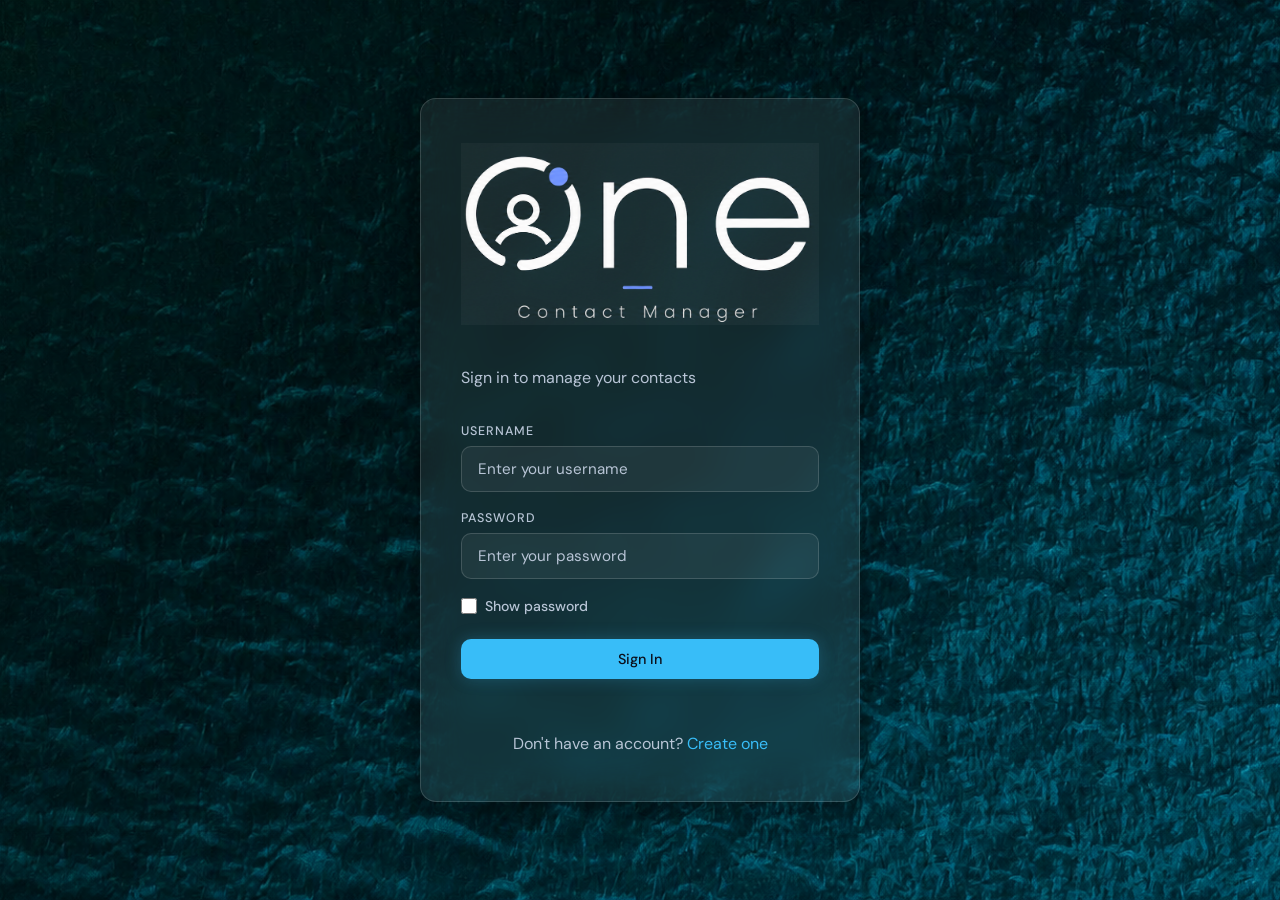
<file: www/html/index.html>
<!DOCTYPE html>
<html lang="en">
<head>
  <meta charset="UTF-8">
  <meta name="viewport" content="width=device-width, initial-scale=1.0">
  <meta name="description" content="Sign in to Contact Manager — store and search your contacts.">
  <title>Contact Manager — Login</title>
  <link rel="preconnect" href="https://fonts.googleapis.com">
  <link rel="preconnect" href="https://fonts.gstatic.com" crossorigin>
  <link rel="stylesheet" href="https://fonts.googleapis.com/css2?family=Syne:wght@400;600;700;800&family=DM+Sans:wght@300;400;500&display=swap">
  <link rel="stylesheet" href="css.css">
  <script src="Index.js" defer></script>
  <script>
    function showPwrd() {
      var x = document.getElementById("Password");
      var checked = document.getElementById("showPwrdCheck").checked;
      x.type = checked ? "text" : "password";
    }
  </script>
</head>
<body>
  <div class="auth-wrapper">
    <div class="auth-card glass-card" role="main">

      <div class="auth-logo" aria-hidden="true">
        <img src="logoTR.png" alt="ContactManager" class="auth-logo-img">
      </div>

      <p class="auth-subtitle">Sign in to manage your contacts</p>

      <form onsubmit="event.preventDefault(); Login();" novalidate>
        <div class="form-group">
          <label for="Username">Username</label>
          <input type="text" id="Username" name="username"
                 placeholder="Enter your username"
                 autocomplete="username"
                 aria-required="true" required>
        </div>

        <div class="form-group">
          <label for="Password">Password</label>
          <input type="password" id="Password" name="password"
                 placeholder="Enter your password"
                 autocomplete="current-password"
                 aria-required="true" required>
        </div>

        <div class="show-pass-row">
          <input type="checkbox" id="showPwrdCheck" onchange="showPwrd()" aria-label="Show password">
          <label for="showPwrdCheck">Show password</label>
        </div>

        <button type="submit" class="btn btn-primary btn-full">Sign In</button>
      </form>

      <p class="status-msg" id="loginResult" role="alert" aria-live="polite"></p>

      <div class="auth-footer">
        <p>Don't have an account? <a href="signup.html">Create one</a></p>
      </div>

    </div>
  </div>
</body>
</html>
</file>
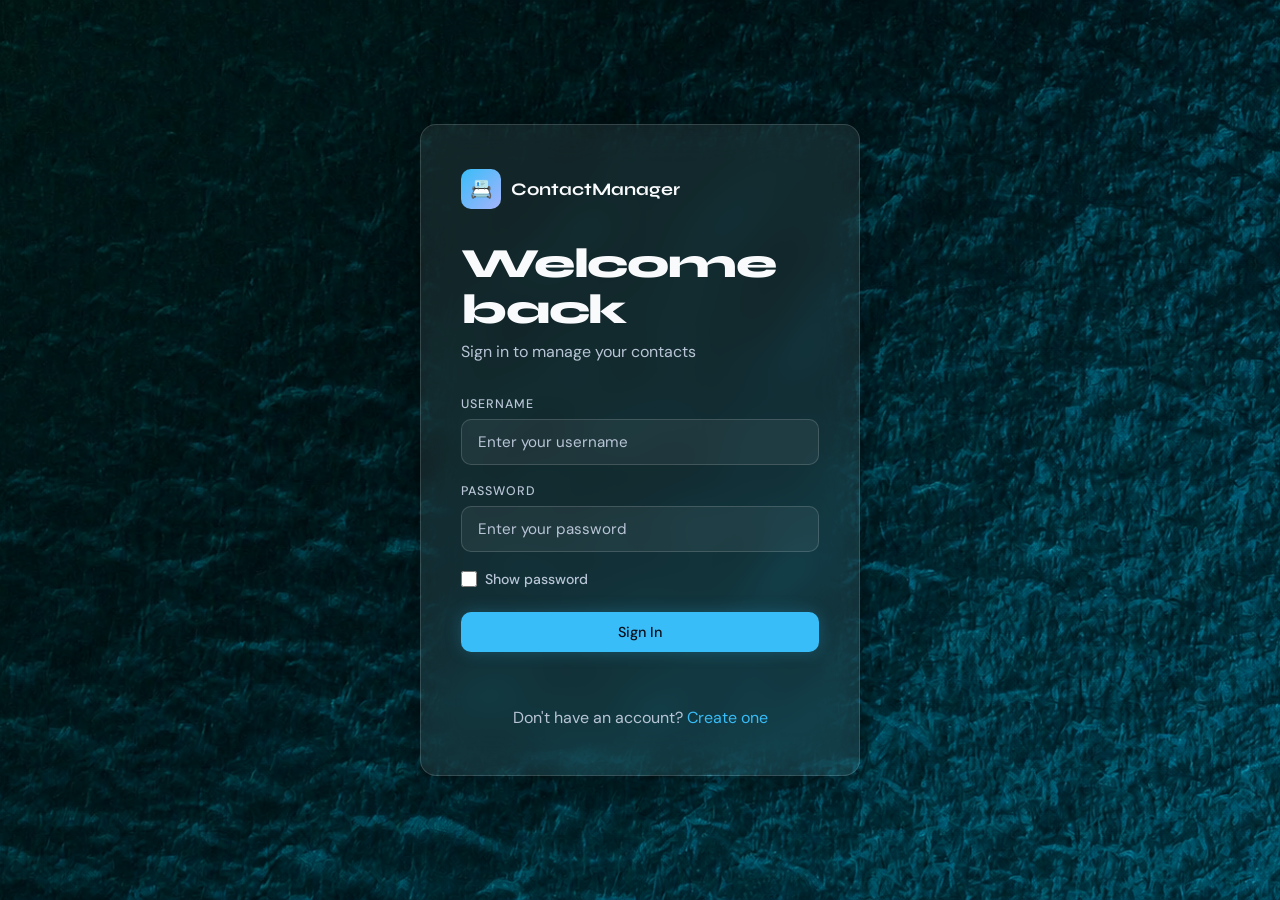
<file: www/html/RehaulBackup/index.html>
<!DOCTYPE html>
<html lang="en">
<head>
  <meta charset="UTF-8">
  <meta name="viewport" content="width=device-width, initial-scale=1.0">
  <meta name="description" content="Sign in to Contact Manager — store and search your contacts.">
  <title>Contact Manager — Login</title>
  <link rel="preconnect" href="https://fonts.googleapis.com">
  <link rel="preconnect" href="https://fonts.gstatic.com" crossorigin>
  <link rel="stylesheet" href="https://fonts.googleapis.com/css2?family=Syne:wght@400;600;700;800&family=DM+Sans:wght@300;400;500&display=swap">
  <link rel="stylesheet" href="css.css">
  <script src="Index.js" defer></script>
  <script>
    function showPwrd() {
      var x = document.getElementById("Password");
      var checked = document.getElementById("showPwrdCheck").checked;
      x.type = checked ? "text" : "password";
    }
  </script>
</head>
<body>
  <div class="auth-wrapper">
    <div class="auth-card glass-card" role="main">

      <div class="auth-logo" aria-hidden="true">
        <div class="auth-logo-icon">📇</div>
        <span class="auth-logo-text">ContactManager</span>
      </div>

      <h1 class="auth-title">Welcome back</h1>
      <p class="auth-subtitle">Sign in to manage your contacts</p>

      <form onsubmit="event.preventDefault(); Login();" novalidate>
        <div class="form-group">
          <label for="Username">Username</label>
          <input type="text" id="Username" name="username"
                 placeholder="Enter your username"
                 autocomplete="username"
                 aria-required="true" required>
        </div>

        <div class="form-group">
          <label for="Password">Password</label>
          <input type="password" id="Password" name="password"
                 placeholder="Enter your password"
                 autocomplete="current-password"
                 aria-required="true" required>
        </div>

        <div class="show-pass-row">
          <input type="checkbox" id="showPwrdCheck" onchange="showPwrd()" aria-label="Show password">
          <label for="showPwrdCheck">Show password</label>
        </div>

        <button type="submit" class="btn btn-primary btn-full">Sign In</button>
      </form>

      <p class="status-msg" id="loginResult" role="alert" aria-live="polite"></p>

      <div class="auth-footer">
        <p>Don't have an account? <a href="signup.html">Create one</a></p>
      </div>

    </div>
  </div>
</body>
</html>
</file>
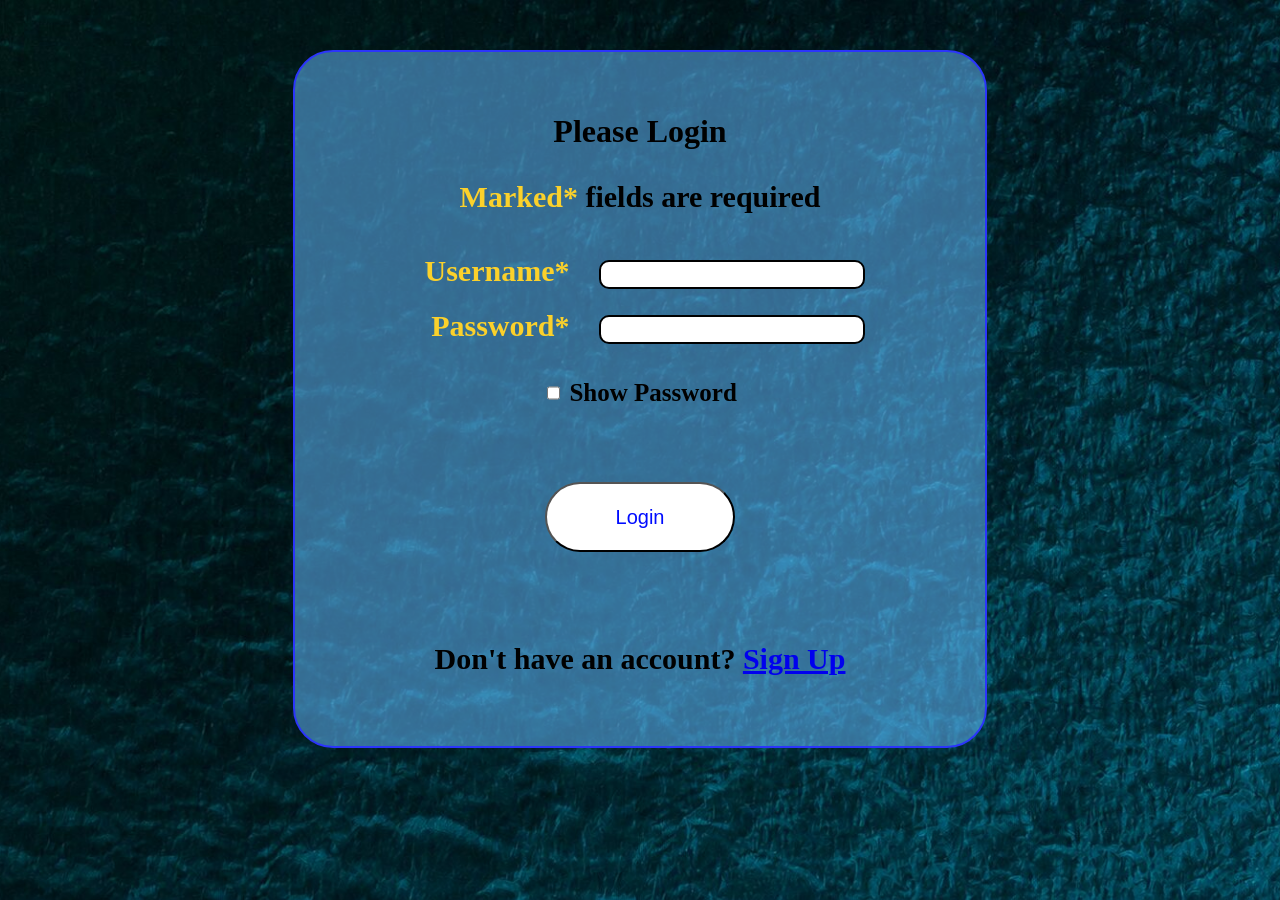
<file: www/html/ThursdayMeetingBackup/index.html>
<!DOCTYPE html>
<html lang="en"><head>
<meta http-equiv="content-type" content="text/html; charset=windows-1252">
		<title>Contact Manager</title>
		<link rel="stylesheet" href="./css.css">
		<script src="./Index.js">
		</script>
		<script>
			function showPwrd() {
			var x = document.getElementById("Password");
			if (x.type === "password")
			{
				x.type = "text";
			}
			else 
			{
				x.type = "password";
			}
			} 
		</script>
	</head>

	<body>

		<div id="LoginPage">
			<h1>Please Login</h1>

			<div>
				<p><span id="Required">Marked*</span> fields are required</p>
			</div>

			<div class="mainPageContainer">
				<div class="user">
					<label>Username*</label>
				</div>
				<div class="userfield">
					<input type="email" id="Username" required="">
				</div>
				<div class="pwrd">
					<label>Password*</label>
				</div>
				<div class="pwrdfield">
					<input type="password" id="Password" required="">
				</div>
				<div class="showpwrd">
					<div id= "showdiv">
						<input type="checkbox" onclick="showPwrd()"><p id="showPwrdText">&nbsp;Show Password</p>
					</div>
				</div>
				<div class="login">
					<button onclick="Login()" id="Login">Login</button>
				</div>
				<div class="error">
					<p id="loginResult" class="footer"></p>
				</div>
			</div>

			<div>
				<p>Don't have an account? <a href="signup.html">Sign Up</a></p>
			</div>
		</div>
	</body>
</html>
</file>
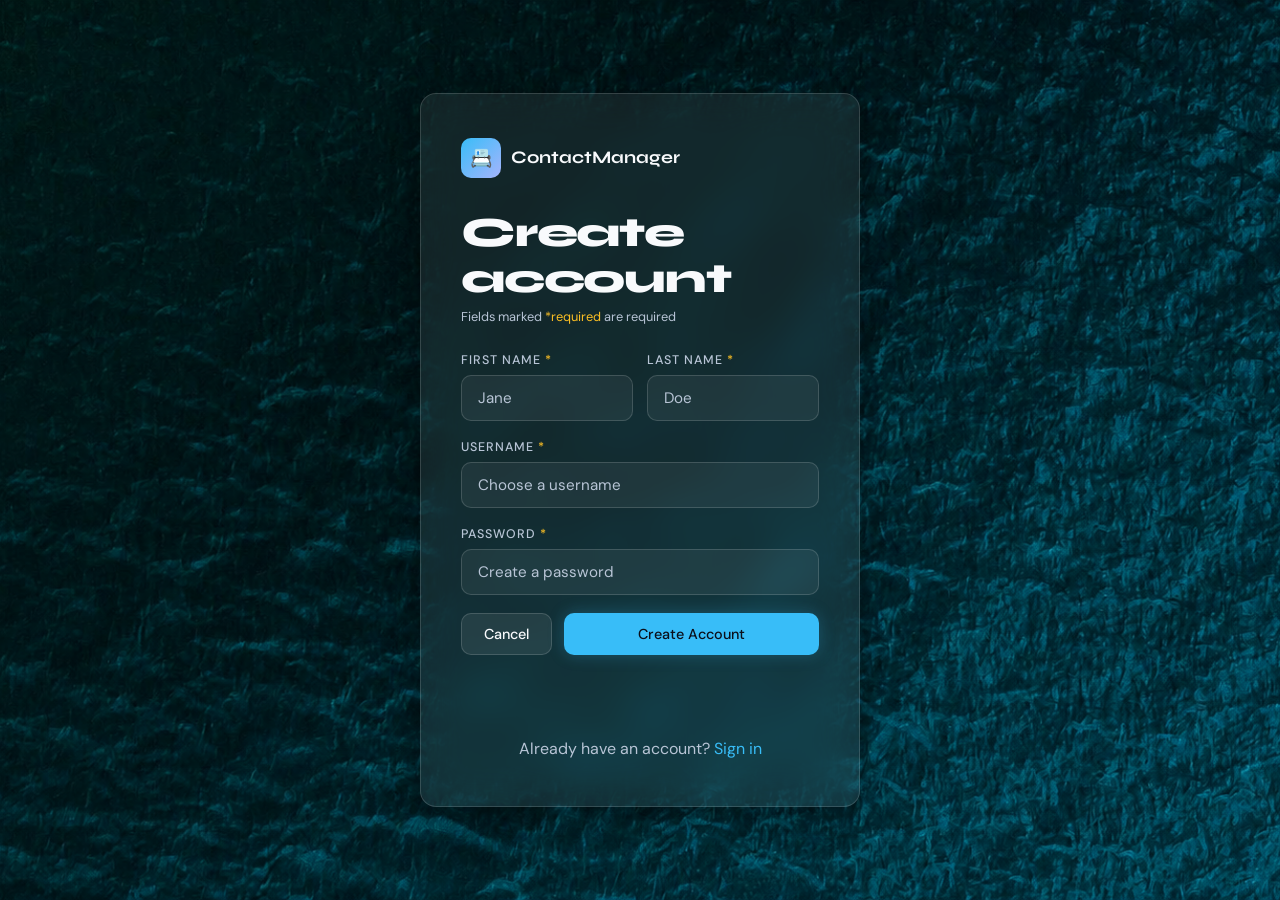
<file: www/html/signup.html>
<!DOCTYPE html>
<html lang="en">
<head>
  <meta charset="UTF-8">
  <meta name="viewport" content="width=device-width, initial-scale=1.0">
  <meta name="description" content="Create a free Contact Manager account to store and search your contacts.">
  <title>Contact Manager — Sign Up</title>
  <link rel="preconnect" href="https://fonts.googleapis.com">
  <link rel="preconnect" href="https://fonts.gstatic.com" crossorigin>
  <link rel="stylesheet" href="https://fonts.googleapis.com/css2?family=Syne:wght@400;600;700;800&family=DM+Sans:wght@300;400;500&display=swap">
  <link rel="stylesheet" href="css.css">
  <script src="Index.js" defer></script>
</head>
<body>
  <div class="auth-wrapper">
    <div class="auth-card glass-card" role="main">

      <div class="auth-logo" aria-hidden="true">
        <div class="auth-logo-icon">📇</div>
        <span class="auth-logo-text">ContactManager</span>
      </div>

      <h1 class="auth-title">Create account</h1>
      <p class="auth-subtitle required-note">Fields marked <span aria-hidden="true">*</span><span class="sr-only">required</span> are required</p>

      <form onsubmit="event.preventDefault(); register();" novalidate>
        <div class="form-row">
          <div class="form-group">
            <label for="fName">First Name <span aria-hidden="true" style="color:var(--gold)">*</span></label>
            <input type="text" id="fName" name="fName"
                   placeholder="Jane"
                   autocomplete="given-name"
                   aria-required="true" required>
          </div>
          <div class="form-group">
            <label for="lName">Last Name <span aria-hidden="true" style="color:var(--gold)">*</span></label>
            <input type="text" id="lName" name="lName"
                   placeholder="Doe"
                   autocomplete="family-name"
                   aria-required="true" required>
          </div>
        </div>

        <div class="form-group">
          <label for="Username">Username <span aria-hidden="true" style="color:var(--gold)">*</span></label>
          <input type="text" id="Username" name="username"
                 placeholder="Choose a username"
                 autocomplete="username"
                 aria-required="true" required>
        </div>

        <div class="form-group">
          <label for="Password">Password <span aria-hidden="true" style="color:var(--gold)">*</span></label>
          <input type="password" id="Password" name="password"
                 placeholder="Create a password"
                 autocomplete="new-password"
                 aria-required="true" required>
        </div>

        <div style="display:flex; gap:12px; margin-top:8px;">
          <button type="button" class="btn btn-secondary" onclick="Cancel()">Cancel</button>
          <button type="submit" class="btn btn-primary btn-full">Create Account</button>
        </div>
      </form>

      <p class="status-msg" id="loginResult" role="alert" aria-live="polite"></p>
      <p class="status-msg" id="createResult" role="alert" aria-live="polite"></p>

      <div class="auth-footer">
        <p>Already have an account? <a href="index.html">Sign in</a></p>
      </div>

    </div>
  </div>
</body>
</html>
</file>
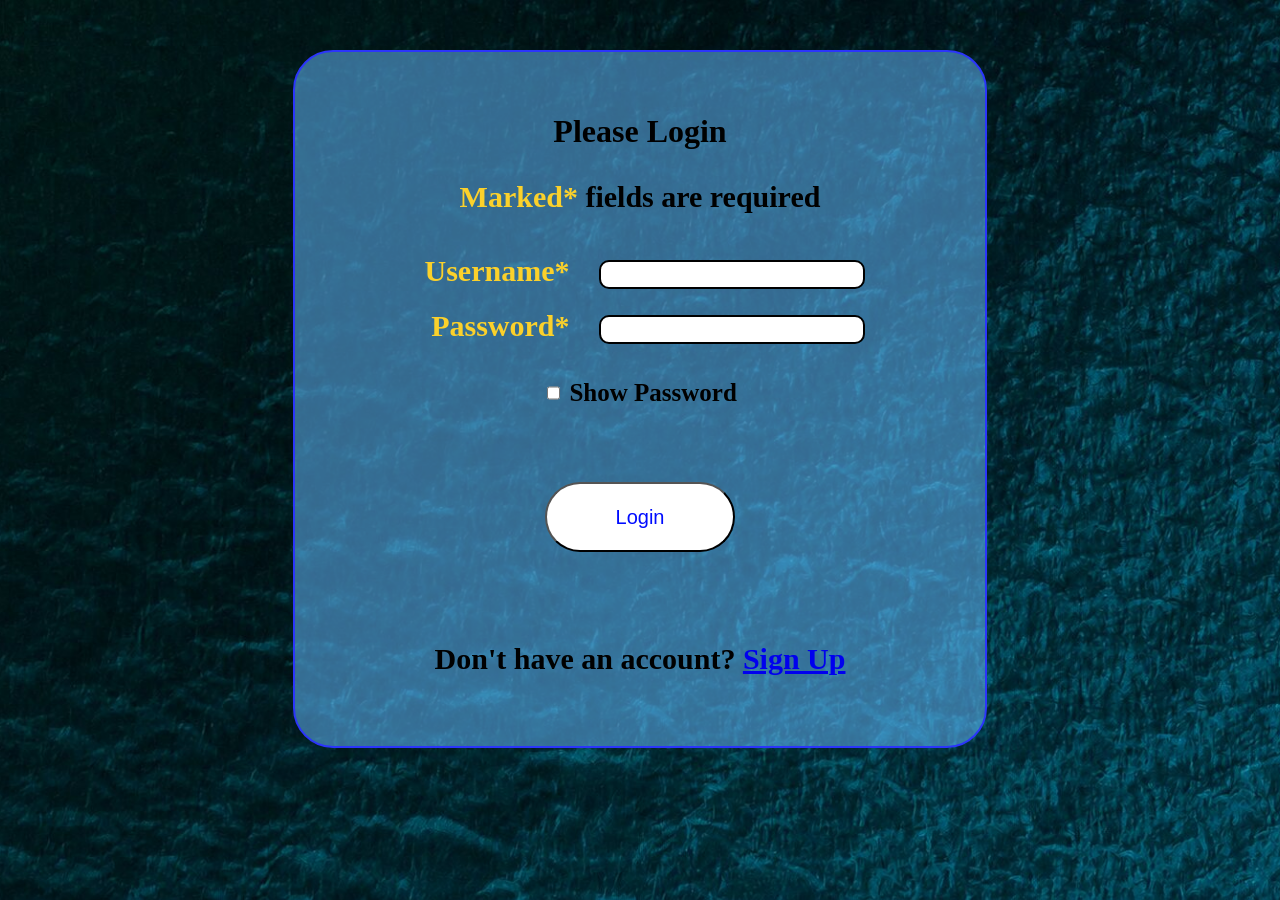
<file: www/html/ThursdayMeetingBackup/Mainpage.html>
<!DOCTYPE html>

<html lang="en">
	<head>
		<title>Contact Manager</title>
		<link rel="stylesheet" href="css.css">
		<script src="Index.js">
		</script>
		<script>
			window.onload = function(){
				readCookie();
				Welcome();
				document.getElementById("searchText").value = " ";
				searchContact();
				document.getElementById("Message").innerHTML = "";
				document.getElementById("searchText").value = "";
			};
		</script>
	</head>

	<body>

		<div id="Welcome">
			<h1>Wecome to paradise <p id="User">Name</p></h1>
			<p id="Message"></p>
			<p id="Error"></p>
			<div class="Search">
				<input type="text" id="searchText">
				<button onclick="searchContact()">Search</button>
				<button onclick="Logout()">Logout</button>
			</div>
			<button onclick="toggleView()">Toggle Add</button>
			<div id="tableDiv">
				<table id="contactTable">
					<thead>
						<tr class="bubble">
							<th>Name</th>
							<th>Phone Number</th>
							<th>Email</th>
							<th></th>
							<th></th>
						</tr>
					</thead>
					<tbody id="tableBody">
						<!--javascript goes here-->
					</tbody>
				</table>
			</div>
			<!--Add Contact View-->
			<div id="formView" style="display:none;">
				<input type="text" id="newName" placeholder="Name" required>
				<input id="newPhone" type="text" minlength="10" maxlength="10" pattern="[0-9]{3}-[0-9]{3}-[0-9]{4}"  required>
				<input type="text" id="newMail" placeholder="Email" required>
				<button onclick="addContact()">Create</button>
				<button onclick="updateContact()">Edit</button>
				<button onclick="Cancel()">Cancel</button>
				<p id="contactAddResult"></p>
			</div>
		</div>
	</body>	
</html>
</file>
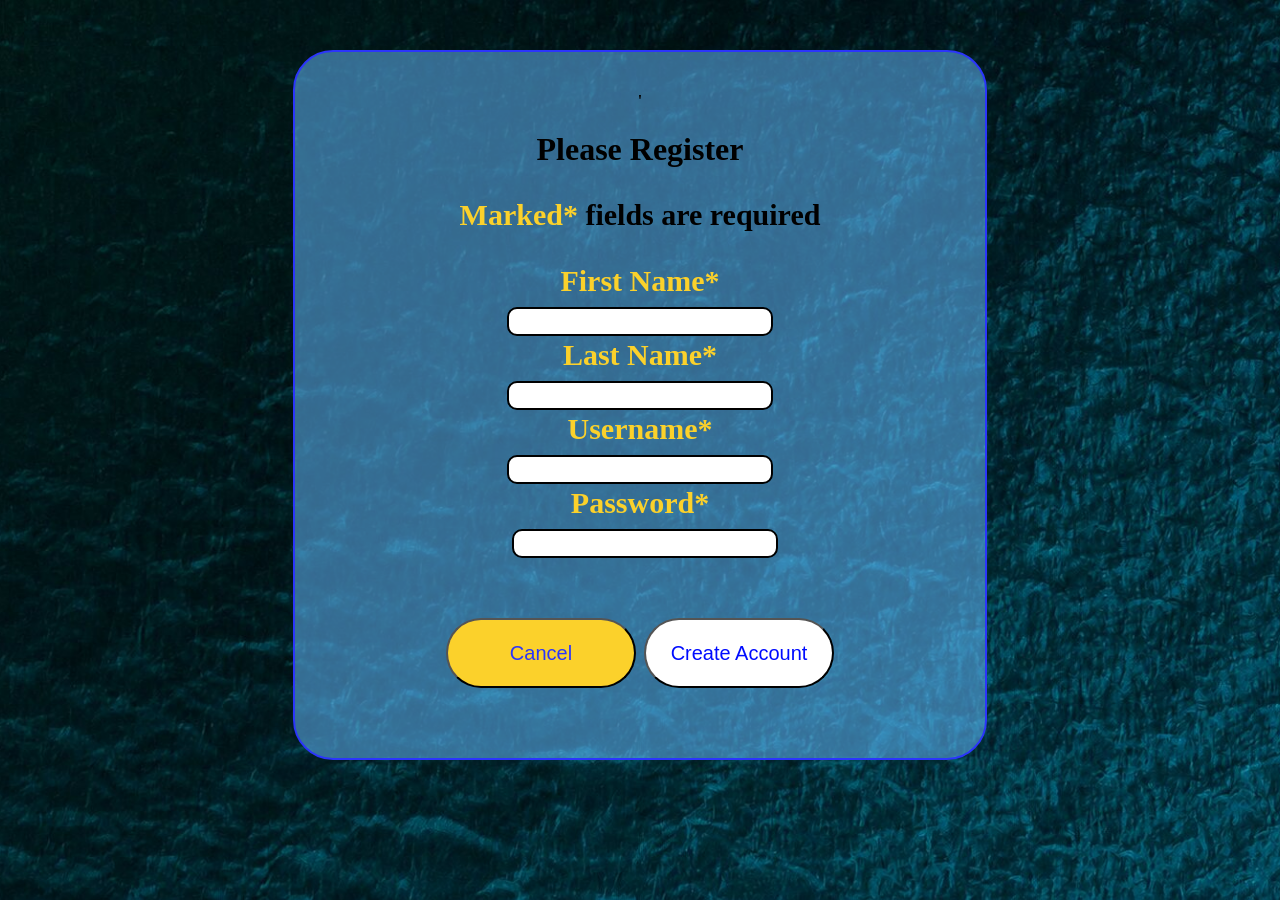
<file: www/html/ThursdayMeetingBackup/signup.html>
<!DOCTYPE html>
<html lang="en"><head>
<meta http-equiv="content-type" content="text/html; charset=windows-1252">
		<title>Contact Manager</title>
		<link rel="stylesheet" href="./css.css">
		<script src="./Index.js">
		</script>
	</head>

	<body>
		<div id="LoginPage">'
            <h1>Please Register</h>
            <div>
			    <p><span id="Required">Marked*</span> fields are required</p>
		    </div>
			<div class="signUpContainer">
				<div class="fName">
					<label>First Name*</label>
				</div>
				<div class="fNamefield">
					<input type="text" id="fName" required="">
				</div>
				<div class="lName">
					<label>Last Name*</label>
				</div>
				<div class="lNamefield">
					<input type="text" id="lName" required="">
				</div>
                <div class="user">
					<label>Username*</label>
				</div>
				<div class="userfield">
					<input type="text" id="Username" required="">
				</div>
				<div class="pwrd">
					<label>Password*</label>
				</div>
				<div class="pwrdfield">
					<input type="text" id="Password" required="">
				</div>
				<div class="error">
					<p id="loginResult" class="footer"></p>
				</div>
                <div class="buttons">
					<button onclick="loginReturn()" id="Cancel">Cancel</button>

					<button onclick="register()" id="Login">Create Account</button>
				</div>
				<div>
					<p class="error" id="createResult"></p>
				</div>
			</div>
		</div>
		
    </body>
</html>
</file>
<file: www/html/css.css>
:root {
  --bg-deep:    #0b0f1a;
  --bg-mid:     #111827;
  --glass:      rgba(255,255,255,0.07);
  --glass-border: rgba(255,255,255,0.15);
  --accent:     #38bdf8;
  --accent-glow: rgba(56,189,248,0.25);
  --accent2:    #a5b4fc;
  --gold:       #fbbf24;
  --danger:     #fca5a5;
  --success:    #6ee7b7;
  --text:       #f8fafc;
  --text-muted: #b8c5d6;
  --radius:     16px;
  --radius-sm:  10px;
  --shadow:     0 8px 32px rgba(0,0,0,0.45);
  --transition: 0.2s ease;
}

*, *::before, *::after { box-sizing: border-box; margin: 0; padding: 0; }

html { scroll-behavior: smooth; }

body {
  font-family: 'DM Sans', sans-serif;
  background-color: var(--bg-deep);
  background-image: url('sea.png');
  background-size: cover;
  background-position: center;
  background-repeat: no-repeat;
  min-height: 100vh;
  color: var(--text);
}

/* ── TYPOGRAPHY ── */
h1 {
  font-family: 'Syne', sans-serif;
  font-weight: 800;
  font-size: clamp(1.8rem, 4vw, 2.6rem);
  letter-spacing: -0.03em;
  line-height: 1.1;
}
h2 { font-family: 'Syne', sans-serif; font-weight: 700; font-size: 1.4rem; }
p  { font-size: 1rem; color: var(--text-muted); line-height: 1.6; }
label { font-size: 0.78rem; font-weight: 500; letter-spacing: 0.08em; text-transform: uppercase; color: var(--text-muted); }
a { color: var(--accent); text-decoration: none; transition: color var(--transition); }
a:hover { color: var(--accent2); }

/* ── GLASS CARD ── */
.glass-card {
  background: var(--glass);
  backdrop-filter: blur(20px);
  -webkit-backdrop-filter: blur(20px);
  border: 1px solid var(--glass-border);
  border-radius: var(--radius);
  box-shadow: var(--shadow);
}

/* ── INPUTS ── */
input[type="text"],
input[type="password"],
input[type="email"],
input[type="tel"],
input[type="search"] {
  width: 100%;
  padding: 12px 16px;
  background: rgba(255,255,255,0.06);
  border: 1px solid var(--glass-border);
  border-radius: var(--radius-sm);
  color: var(--text);
  font-family: 'DM Sans', sans-serif;
  font-size: 0.95rem;
  transition: border-color var(--transition), box-shadow var(--transition);
  outline: none;
}
input[type="text"]::placeholder,
input[type="password"]::placeholder,
input[type="email"]::placeholder,
input[type="tel"]::placeholder,
input[type="search"]::placeholder { color: var(--text-muted); }
input[type="text"]:focus,
input[type="password"]:focus,
input[type="email"]:focus,
input[type="tel"]:focus,
input[type="search"]:focus {
  border-color: var(--accent);
  box-shadow: 0 0 0 3px var(--accent-glow);
}

/* ── BUTTONS ── */
.btn {
  display: inline-flex;
  align-items: center;
  gap: 6px;
  padding: 11px 22px;
  border: none;
  border-radius: var(--radius-sm);
  font-family: 'DM Sans', sans-serif;
  font-size: 0.9rem;
  font-weight: 500;
  cursor: pointer;
  transition: all var(--transition);
  white-space: nowrap;
}
.btn-primary {
  background: var(--accent);
  color: #0b0f1a;
  box-shadow: 0 0 16px var(--accent-glow);
}
.btn-primary:hover { background: #7dd3fc; box-shadow: 0 0 24px var(--accent-glow); transform: translateY(-1px); }
.btn-secondary {
  background: rgba(255,255,255,0.08);
  color: var(--text);
  border: 1px solid var(--glass-border);
}
.btn-secondary:hover { background: rgba(255,255,255,0.14); }
.btn-danger { background: rgba(248,113,113,0.12); color: var(--danger); border: 1px solid rgba(248,113,113,0.25); }
.btn-danger:hover { background: rgba(248,113,113,0.22); }
.btn-ghost { background: transparent; color: var(--accent2); border: 1px solid rgba(129,140,248,0.3); }
.btn-ghost:hover { background: rgba(129,140,248,0.1); }
.btn-sm { padding: 7px 14px; font-size: 0.82rem; }
.btn-full { width: 100%; justify-content: center; }

/* ── AUTH PAGES (index.html, signup.html) ── */
.auth-wrapper {
  min-height: 100vh;
  display: flex;
  align-items: center;
  justify-content: center;
  padding: 24px;
}
.auth-card {
  width: 100%;
  max-width: 440px;
  padding: 44px 40px;
  animation: fadeUp 0.5s ease both;
}
.auth-logo {
  display: flex;
  align-items: center;
  gap: 10px;
  margin-bottom: 32px;
}
.auth-logo-icon {
  width: 40px; height: 40px;
  background: linear-gradient(135deg, var(--accent), var(--accent2));
  border-radius: 10px;
  display: flex; align-items: center; justify-content: center;
  font-size: 18px;
}
.auth-logo-text { font-family: 'Syne', sans-serif; font-weight: 700; font-size: 1.1rem; color: var(--text); }
.auth-title { margin-bottom: 6px; }
.auth-subtitle { margin-bottom: 32px; }
.form-group { margin-bottom: 18px; }
.form-group label { display: block; margin-bottom: 7px; }
.form-row { display: grid; grid-template-columns: 1fr 1fr; gap: 14px; }
.auth-footer { margin-top: 24px; text-align: center; font-size: 0.88rem; }
.auth-footer p { color: var(--text-muted); }
.show-pass-row {
  display: flex; align-items: center; gap: 8px;
  margin-bottom: 24px;
}
.show-pass-row input[type="checkbox"] { accent-color: var(--accent); width: 16px; height: 16px; cursor: pointer; }
.show-pass-row label { text-transform: none; letter-spacing: 0; font-size: 0.88rem; cursor: pointer; color: var(--text-muted); margin: 0; }
.status-msg { margin-top: 12px; font-size: 0.875rem; text-align: center; color: var(--danger); min-height: 1.2em; }
.status-msg.success { color: var(--success); }
.required-note { font-size: 0.8rem; color: var(--text-muted); margin-bottom: 24px; }
.required-note span { color: var(--gold); }

/* ── MAIN PAGE LAYOUT ── */
.app-shell {
  display: grid;
  grid-template-rows: 64px 1fr;
  min-height: 100vh;
}
.topbar {
  position: sticky; top: 0; z-index: 50;
  display: flex; align-items: center; justify-content: space-between;
  padding: 0 28px;
  background: rgba(11,15,26,0.8);
  backdrop-filter: blur(12px);
  border-bottom: 1px solid var(--glass-border);
}
.topbar-left { display: flex; align-items: center; gap: 12px; }
.topbar-logo-icon {
  width: 32px; height: 32px;
  background: linear-gradient(135deg, var(--accent), var(--accent2));
  border-radius: 8px;
  display: flex; align-items: center; justify-content: center;
  font-size: 15px;
}
.topbar-app-name { font-family: 'Syne', sans-serif; font-weight: 700; font-size: 1rem; }
.topbar-right { display: flex; align-items: center; gap: 12px; }
.topbar-greeting { font-size: 0.88rem; color: var(--text-muted); }
.topbar-greeting span { color: var(--text); font-weight: 500; }

.main-content {
  padding: 32px 28px;
  max-width: 1000px;
  margin: 0 auto;
  width: 100%;
}

/* ── SEARCH BAR ── */
.search-bar {
  display: flex; gap: 10px;
  margin-bottom: 28px;
  align-items: center;
}
.search-bar input { flex: 1; }

/* ── CONTACT TABLE ── */
#tableDiv {
  overflow-x: auto;
  border-radius: var(--radius);
  border: 1px solid var(--glass-border);
}
table {
  width: 100%;
  border-collapse: collapse;
}
thead tr {
  background: rgba(255,255,255,0.04);
  border-bottom: 1px solid var(--glass-border);
}
th {
  font-family: 'DM Sans', sans-serif;
  font-size: 0.75rem;
  font-weight: 500;
  letter-spacing: 0.08em;
  text-transform: uppercase;
  color: var(--text-muted);
  padding: 14px 20px;
  text-align: left;
}
td {
  padding: 14px 20px;
  font-size: 0.92rem;
  color: var(--text);
  text-align: left;
  border-bottom: 1px solid rgba(255,255,255,0.04);
}
tbody tr { transition: background var(--transition); }
tbody tr:hover { background: rgba(56,189,248,0.04); }
tbody tr:last-child td { border-bottom: none; }
.td-actions { display: flex; gap: 8px; }

/* ── ADD CONTACT FORM ── */
#formView {
  padding: 28px;
  margin-bottom: 28px;
  animation: fadeDown 0.25s ease both;
}
.form-inline {
  display: grid;
  grid-template-columns: 1fr 1fr 1fr;
  gap: 14px;
  align-items: end;
}
.form-inline-actions { display: flex; gap: 10px; margin-top: 16px; flex-wrap: wrap; }

/* ── STATUS & ERROR ── */
#Message, #Error, #contactAddResult { font-size: 0.875rem; min-height: 1.2em; }
#Error { color: var(--danger); }
#Message { color: var(--success); }

/* ── BADGE ── */
.badge {
  display: inline-block;
  padding: 3px 10px;
  border-radius: 99px;
  font-size: 0.72rem;
  font-weight: 600;
  letter-spacing: 0.06em;
  text-transform: uppercase;
}
.badge-accent { background: var(--accent-glow); color: var(--accent); }

/* ── SECTION HEADER ── */
.section-header {
  display: flex; align-items: center; justify-content: space-between;
  margin-bottom: 20px;
  flex-wrap: wrap; gap: 12px;
}

/* ── EMPTY STATE ── */
.empty-state {
  text-align: center;
  padding: 60px 20px;
  color: var(--text-muted);
}
.empty-state .icon { font-size: 3rem; margin-bottom: 12px; }

/* ── ANIMATIONS ── */
@keyframes fadeUp {
  from { opacity: 0; transform: translateY(24px); }
  to   { opacity: 1; transform: translateY(0); }
}
@keyframes fadeDown {
  from { opacity: 0; transform: translateY(-12px); }
  to   { opacity: 1; transform: translateY(0); }
}

/* ── RESPONSIVE ── */
@media (max-width: 700px) {
  .auth-card { padding: 32px 24px; }
  .form-row { grid-template-columns: 1fr; }
  .form-inline { grid-template-columns: 1fr; }
  .topbar { padding: 0 16px; }
  .main-content { padding: 20px 16px; }
  .search-bar { flex-wrap: wrap; }
  .topbar-greeting { display: none; }
  th:nth-child(3), td:nth-child(3) { display: none; }
}



/* ── SIGNUP GRID ── */
.signUpContainer { /* replaced by form-group pattern */ }

/* ── Logo image (auth pages + topbar) ── */
.auth-logo-img {
  width: 100%;
  height: auto;
  margin-bottom: 8px;
  display: block;
}
.topbar-logo-img {
  height: 36px;
  width: auto;
}

/* ── Edit / Delete Lucide icon buttons ── */
.icon-btn {
  background: none;
  border: none;
  cursor: pointer;
  padding: 6px;
  border-radius: 6px;
  transition: background 0.15s;
  display: inline-flex;
  align-items: center;
  justify-content: center;
  color: var(--text-muted);
}
.icon-btn:hover { background: rgba(255,255,255,0.1); }
.icon-btn svg {
  width: 18px;    /* ← change to resize icons */
  height: 18px;
  stroke: currentColor;
  transition: color 0.15s;
}
</file>
<file: www/html/RehaulBackup/css.css>
:root {
  --bg-deep:    #0b0f1a;
  --bg-mid:     #111827;
  --glass:      rgba(255,255,255,0.07);
  --glass-border: rgba(255,255,255,0.15);
  --accent:     #38bdf8;
  --accent-glow: rgba(56,189,248,0.25);
  --accent2:    #a5b4fc;
  --gold:       #fbbf24;
  --danger:     #fca5a5;
  --success:    #6ee7b7;
  --text:       #f8fafc;
  --text-muted: #b8c5d6;
  --radius:     16px;
  --radius-sm:  10px;
  --shadow:     0 8px 32px rgba(0,0,0,0.45);
  --transition: 0.2s ease;
}

*, *::before, *::after { box-sizing: border-box; margin: 0; padding: 0; }

html { scroll-behavior: smooth; }

body {
  font-family: 'DM Sans', sans-serif;
  background-color: var(--bg-deep);
  background-image: url('sea.png');
  background-size: cover;
  background-position: center;
  background-repeat: no-repeat;
  min-height: 100vh;
  color: var(--text);
}

/* ── TYPOGRAPHY ── */
h1 {
  font-family: 'Syne', sans-serif;
  font-weight: 800;
  font-size: clamp(1.8rem, 4vw, 2.6rem);
  letter-spacing: -0.03em;
  line-height: 1.1;
}
h2 { font-family: 'Syne', sans-serif; font-weight: 700; font-size: 1.4rem; }
p  { font-size: 1rem; color: var(--text-muted); line-height: 1.6; }
label { font-size: 0.78rem; font-weight: 500; letter-spacing: 0.08em; text-transform: uppercase; color: var(--text-muted); }
a { color: var(--accent); text-decoration: none; transition: color var(--transition); }
a:hover { color: var(--accent2); }

/* ── GLASS CARD ── */
.glass-card {
  background: var(--glass);
  backdrop-filter: blur(20px);
  -webkit-backdrop-filter: blur(20px);
  border: 1px solid var(--glass-border);
  border-radius: var(--radius);
  box-shadow: var(--shadow);
}

/* ── INPUTS ── */
input[type="text"],
input[type="password"],
input[type="email"] {
  width: 100%;
  padding: 12px 16px;
  background: rgba(255,255,255,0.06);
  border: 1px solid var(--glass-border);
  border-radius: var(--radius-sm);
  color: var(--text);
  font-family: 'DM Sans', sans-serif;
  font-size: 0.95rem;
  transition: border-color var(--transition), box-shadow var(--transition);
  outline: none;
}
input[type="text"]::placeholder,
input[type="password"]::placeholder,
input[type="email"]::placeholder { color: var(--text-muted); }
input[type="text"]:focus,
input[type="password"]:focus,
input[type="email"]:focus {
  border-color: var(--accent);
  box-shadow: 0 0 0 3px var(--accent-glow);
}

/* ── BUTTONS ── */
.btn {
  display: inline-flex;
  align-items: center;
  gap: 6px;
  padding: 11px 22px;
  border: none;
  border-radius: var(--radius-sm);
  font-family: 'DM Sans', sans-serif;
  font-size: 0.9rem;
  font-weight: 500;
  cursor: pointer;
  transition: all var(--transition);
  white-space: nowrap;
}
.btn-primary {
  background: var(--accent);
  color: #0b0f1a;
  box-shadow: 0 0 16px var(--accent-glow);
}
.btn-primary:hover { background: #7dd3fc; box-shadow: 0 0 24px var(--accent-glow); transform: translateY(-1px); }
.btn-secondary {
  background: rgba(255,255,255,0.08);
  color: var(--text);
  border: 1px solid var(--glass-border);
}
.btn-secondary:hover { background: rgba(255,255,255,0.14); }
.btn-danger { background: rgba(248,113,113,0.12); color: var(--danger); border: 1px solid rgba(248,113,113,0.25); }
.btn-danger:hover { background: rgba(248,113,113,0.22); }
.btn-ghost { background: transparent; color: var(--accent2); border: 1px solid rgba(129,140,248,0.3); }
.btn-ghost:hover { background: rgba(129,140,248,0.1); }
.btn-sm { padding: 7px 14px; font-size: 0.82rem; }
.btn-full { width: 100%; justify-content: center; }

/* ── AUTH PAGES (index.html, signup.html) ── */
.auth-wrapper {
  min-height: 100vh;
  display: flex;
  align-items: center;
  justify-content: center;
  padding: 24px;
}
.auth-card {
  width: 100%;
  max-width: 440px;
  padding: 44px 40px;
  animation: fadeUp 0.5s ease both;
}
.auth-logo {
  display: flex;
  align-items: center;
  gap: 10px;
  margin-bottom: 32px;
}
.auth-logo-icon {
  width: 40px; height: 40px;
  background: linear-gradient(135deg, var(--accent), var(--accent2));
  border-radius: 10px;
  display: flex; align-items: center; justify-content: center;
  font-size: 18px;
}
.auth-logo-text { font-family: 'Syne', sans-serif; font-weight: 700; font-size: 1.1rem; color: var(--text); }
.auth-title { margin-bottom: 6px; }
.auth-subtitle { margin-bottom: 32px; }
.form-group { margin-bottom: 18px; }
.form-group label { display: block; margin-bottom: 7px; }
.form-row { display: grid; grid-template-columns: 1fr 1fr; gap: 14px; }
.auth-footer { margin-top: 24px; text-align: center; font-size: 0.88rem; }
.auth-footer p { color: var(--text-muted); }
.show-pass-row {
  display: flex; align-items: center; gap: 8px;
  margin-bottom: 24px;
}
.show-pass-row input[type="checkbox"] { accent-color: var(--accent); width: 16px; height: 16px; cursor: pointer; }
.show-pass-row label { text-transform: none; letter-spacing: 0; font-size: 0.88rem; cursor: pointer; color: var(--text-muted); margin: 0; }
.status-msg { margin-top: 12px; font-size: 0.875rem; text-align: center; color: var(--danger); min-height: 1.2em; }
.status-msg.success { color: var(--success); }
.required-note { font-size: 0.8rem; color: var(--text-muted); margin-bottom: 24px; }
.required-note span { color: var(--gold); }

/* ── MAIN PAGE LAYOUT ── */
.app-shell {
  display: grid;
  grid-template-rows: 64px 1fr;
  min-height: 100vh;
}
.topbar {
  position: sticky; top: 0; z-index: 50;
  display: flex; align-items: center; justify-content: space-between;
  padding: 0 28px;
  background: rgba(11,15,26,0.8);
  backdrop-filter: blur(12px);
  border-bottom: 1px solid var(--glass-border);
}
.topbar-left { display: flex; align-items: center; gap: 12px; }
.topbar-logo-icon {
  width: 32px; height: 32px;
  background: linear-gradient(135deg, var(--accent), var(--accent2));
  border-radius: 8px;
  display: flex; align-items: center; justify-content: center;
  font-size: 15px;
}
.topbar-app-name { font-family: 'Syne', sans-serif; font-weight: 700; font-size: 1rem; }
.topbar-right { display: flex; align-items: center; gap: 12px; }
.topbar-greeting { font-size: 0.88rem; color: var(--text-muted); }
.topbar-greeting span { color: var(--text); font-weight: 500; }

.main-content {
  padding: 32px 28px;
  max-width: 1000px;
  margin: 0 auto;
  width: 100%;
}

/* ── SEARCH BAR ── */
.search-bar {
  display: flex; gap: 10px;
  margin-bottom: 28px;
  align-items: center;
}
.search-bar input { flex: 1; }

/* ── CONTACT TABLE ── */
#tableDiv {
  overflow-x: auto;
  border-radius: var(--radius);
  border: 1px solid var(--glass-border);
}
table {
  width: 100%;
  border-collapse: collapse;
}
thead tr {
  background: rgba(255,255,255,0.04);
  border-bottom: 1px solid var(--glass-border);
}
th {
  font-family: 'DM Sans', sans-serif;
  font-size: 0.75rem;
  font-weight: 500;
  letter-spacing: 0.08em;
  text-transform: uppercase;
  color: var(--text-muted);
  padding: 14px 20px;
  text-align: left;
}
td {
  padding: 14px 20px;
  font-size: 0.92rem;
  color: var(--text);
  text-align: left;
  border-bottom: 1px solid rgba(255,255,255,0.04);
}
tbody tr { transition: background var(--transition); }
tbody tr:hover { background: rgba(56,189,248,0.04); }
tbody tr:last-child td { border-bottom: none; }
.td-actions { display: flex; gap: 8px; }

/* ── ADD CONTACT FORM ── */
#formView {
  padding: 28px;
  margin-bottom: 28px;
  animation: fadeDown 0.25s ease both;
}
.form-inline {
  display: grid;
  grid-template-columns: 1fr 1fr 1fr;
  gap: 14px;
  align-items: end;
}
.form-inline-actions { display: flex; gap: 10px; margin-top: 16px; flex-wrap: wrap; }

/* ── STATUS & ERROR ── */
#Message, #Error, #contactAddResult { font-size: 0.875rem; min-height: 1.2em; }
#Error { color: var(--danger); }
#Message { color: var(--success); }

/* ── BADGE ── */
.badge {
  display: inline-block;
  padding: 3px 10px;
  border-radius: 99px;
  font-size: 0.72rem;
  font-weight: 600;
  letter-spacing: 0.06em;
  text-transform: uppercase;
}
.badge-accent { background: var(--accent-glow); color: var(--accent); }

/* ── SECTION HEADER ── */
.section-header {
  display: flex; align-items: center; justify-content: space-between;
  margin-bottom: 20px;
  flex-wrap: wrap; gap: 12px;
}

/* ── EMPTY STATE ── */
.empty-state {
  text-align: center;
  padding: 60px 20px;
  color: var(--text-muted);
}
.empty-state .icon { font-size: 3rem; margin-bottom: 12px; }

/* ── ANIMATIONS ── */
@keyframes fadeUp {
  from { opacity: 0; transform: translateY(24px); }
  to   { opacity: 1; transform: translateY(0); }
}
@keyframes fadeDown {
  from { opacity: 0; transform: translateY(-12px); }
  to   { opacity: 1; transform: translateY(0); }
}

/* ── RESPONSIVE ── */
@media (max-width: 700px) {
  .auth-card { padding: 32px 24px; }
  .form-row { grid-template-columns: 1fr; }
  .form-inline { grid-template-columns: 1fr; }
  .topbar { padding: 0 16px; }
  .main-content { padding: 20px 16px; }
  .search-bar { flex-wrap: wrap; }
  .topbar-greeting { display: none; }
  th:nth-child(3), td:nth-child(3) { display: none; }
}



/* ── SIGNUP GRID ── */
.signUpContainer { /* replaced by form-group pattern */ }

/* ── Logo image (auth pages + topbar) ── */
.auth-logo-img {
  height: 56px;
  width: auto;
  margin-bottom: 8px;
}
.topbar-logo-img {
  height: 36px;
  width: auto;
}

/* ── Edit / Delete Lucide icon buttons ── */
.icon-btn {
  background: none;
  border: none;
  cursor: pointer;
  padding: 6px;
  border-radius: 6px;
  transition: background 0.15s;
  display: inline-flex;
  align-items: center;
  justify-content: center;
  color: var(--text-muted);
}
.icon-btn:hover { background: rgba(255,255,255,0.1); }
.icon-btn svg {
  width: 18px;    /* ← change to resize icons */
  height: 18px;
  stroke: currentColor;
  transition: color 0.15s;
}
</file>
<file: www/html/ThursdayMeetingBackup/css.css>
body{
    background-image: url('sea.jpg');
    background-size: cover;
    background-position: center;
    background-repeat: no-repeat;
    background-attachment: fixed;
}

label{
    color: #fbd12b;
    margin: 10px;
}

#Required {
    color: #fbd12b;
}

#Password{
    margin-left: 10px;
}

p, label{
    font-size: 30px;
}

img{
    width: 25px;
    height: 25px;
}

#Username, #Password, #fName, #lName{
    font-size: 20px;
	font-weight: bold;
    border: 2px solid black;
    border-radius: 10px;
}

#LoginPage { 
    width: 650px; 
    margin: 50px auto; 
    padding: 40px 20px;
	font-weight: bold;
    background-color: #64bbff87; 
    border: 2px solid #2b35fb;  
    border-radius: 40px; 
    text-align: center; 
} 

#Login {
    margin-top: 30px;
    width: 190px;
    height: 70px;
    font-size: 20px;
    background-color: #ffffff;
    color: #000cff;
    border: 5 px solid #2b35fb;  
    border-radius: 40px; 
}


#Login:hover {
    background-color: #fbd12b;
    cursor: pointer;
}

#Cancel {
    margin-top: 30px;
    width: 190px;
    height: 70px;
    font-size: 20px;
    background-color: #fbd12b;
    color: #2b35fb;  
    border-radius: 40px; 
}

#Cancel:hover{
    background-color: white;
}

#passBox {
    display: flex;
    flex-direction: row;
    padding: 0px;
    justify-content: center;
}

#showpass {
    width: 300px;
}

#showdiv {
    display: flex;
    padding: 0px;
    justify-content: center;
}

.mainPageContainer
{
	display: grid;
	grid-template-areas:
       "fName fNamefield"
     "lName lNamefield"
	 "user userfield"
	 "pwrd pwrdfield"
	 "showpwrd showpwrd"
	 "login login"
	 "error error";
	/* padding: 10px; */
}

.mainPageContainer div
{
	padding: 10px;
	font-size: 30px;
	text-align: center;
}

.mainPageContainer div.fName {
	grid-area: fName;
	text-align: right;  
}

.mainPageContainer div.fNamefield {
	grid-area: userfield;
	text-align: left;  
}

.mainPageContainer div.lName {
	grid-area: lName;
	text-align: right;  
}

.mainPageContainer div.lNamefield {
	grid-area: lNamefield;
	text-align: left;  
}

.mainPageContainer div.user {
	grid-area: user;
	text-align: right;  
}

.mainPageContainer div.userfield {
	grid-area: userfield;
	text-align: left;  
}

.mainPageContainer div.pwrd {
	grid-area: pwrd;
	text-align: right;  
}

.mainPageContainer div.pwrdfield {
	grid-area: pwrdfield;
	text-align: left;  
	padding-left: 0px;
}

.mainPageContainer div.empty {
	grid-area: empty;
	text-align: center;  
}

.mainPageContainer div.showpwrd {
	grid-area: showpwrd;
	text-align: center;  
	padding-top: 0px;
}

.mainPageContainer div.login {
	grid-area: login;
	text-align: center;  
}

.mainPageContainer div.error {
	grid-area: error;
	text-align: center;  
}

#showPwrdText {
	font-size: 25px;
}

table{
    border-radius: 10px;
    border-color: black;
    width: 100%;
}

th, td{
    min-width: 150px;
    max-width: 250px;
}

td{
    text-align: center;
}

td.pic{
    width: 25px;
}

.bubble {
    display: flex;
    justify-content: space-between;
    align-items: center;
    background-color: #f0f3f6;
    border: 2px solid #007bff;
    border-radius: 10px;
    padding: 10px 20px;
    box-shadow: 0 4px 6px rgba(0,0,0,0.1);
    margin: 10px;
}

.bubble td {
    border: none;
    flex: 1;
    padding: 5px;
}

.Search{
    margin: 20px;
}
</file>
